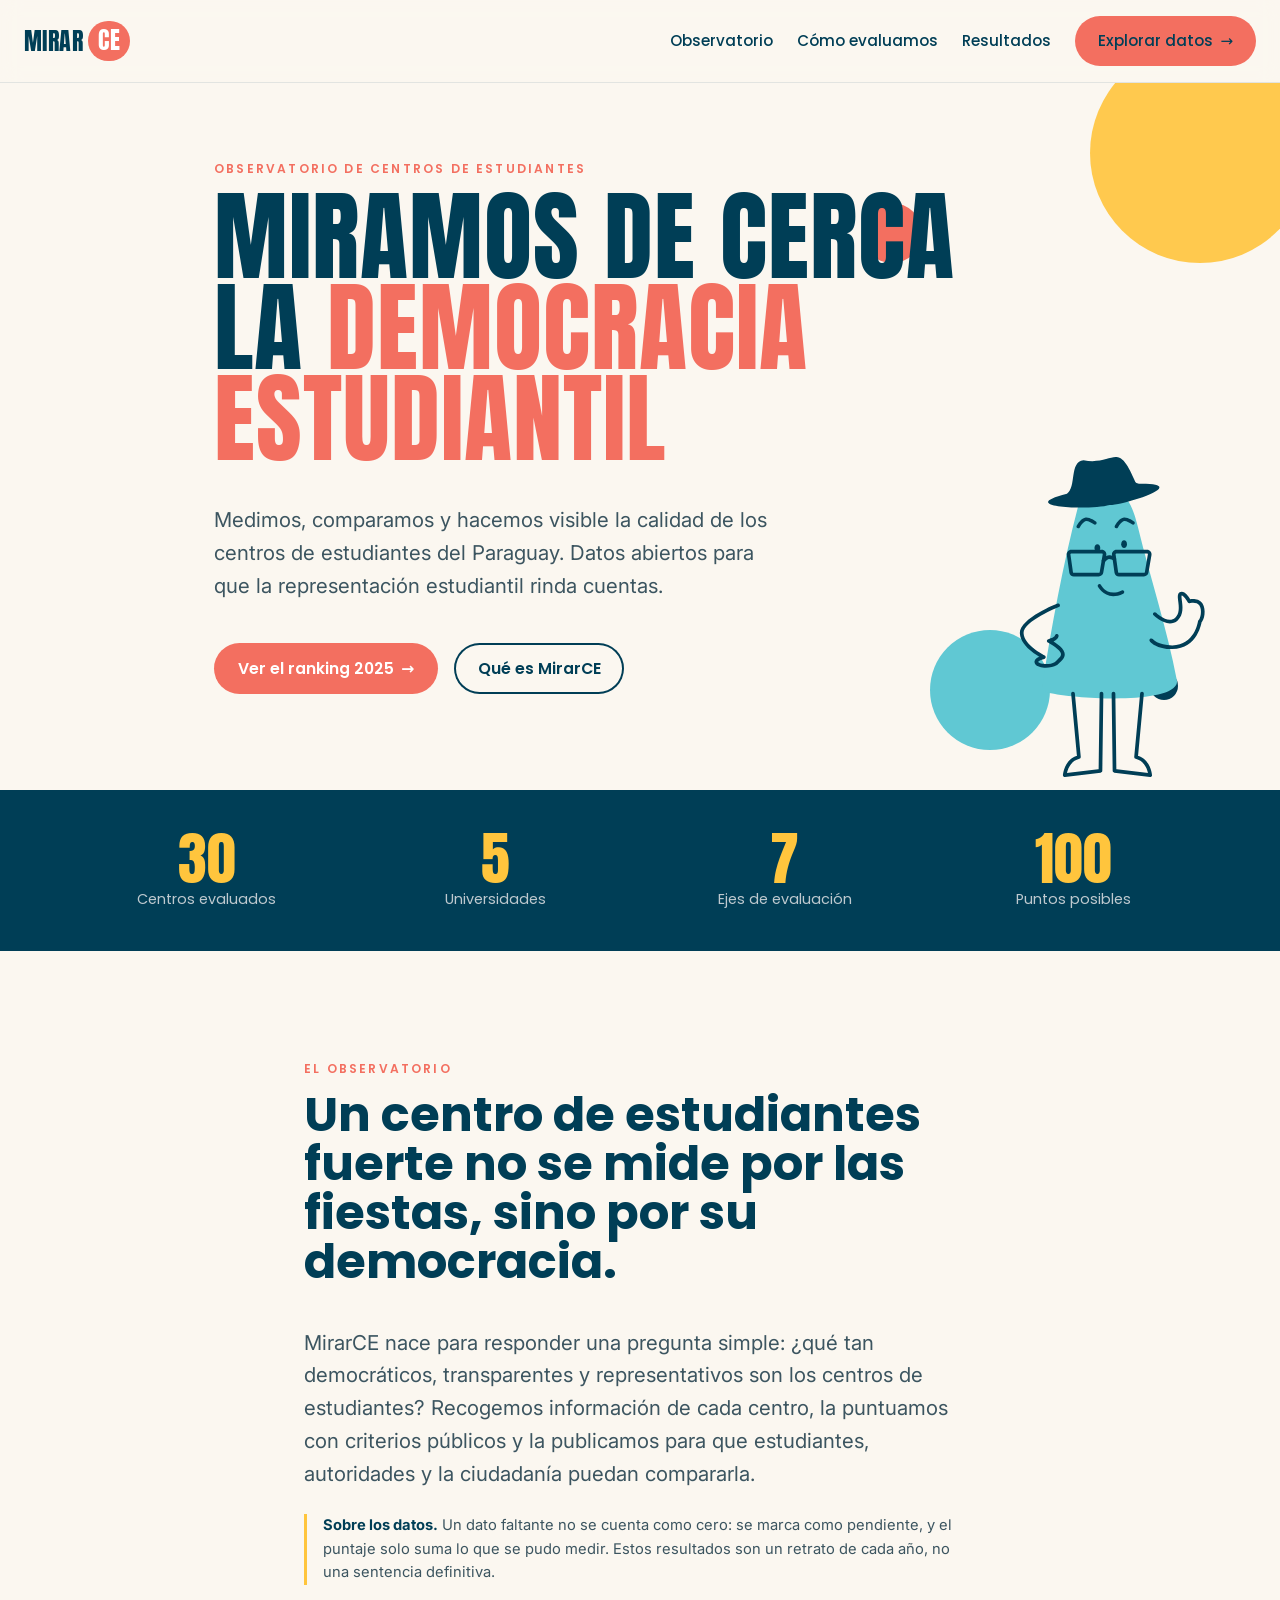
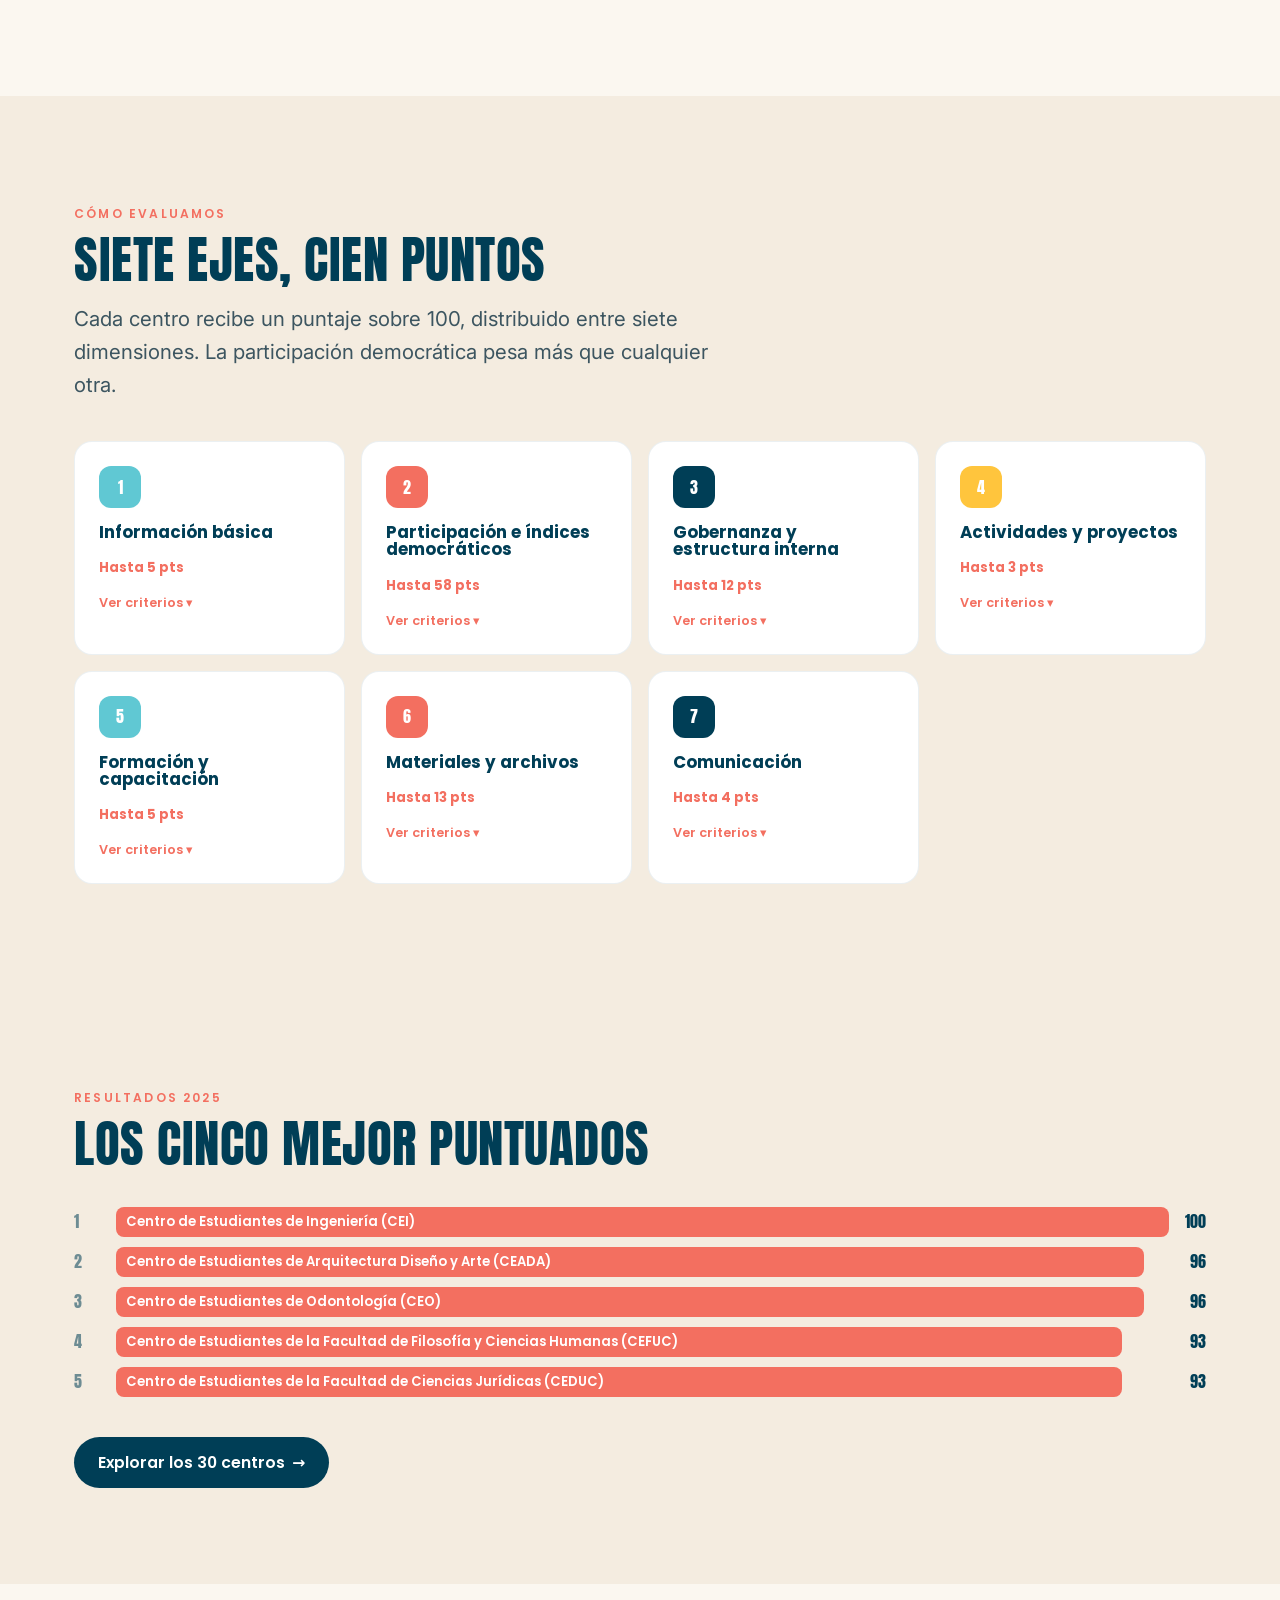
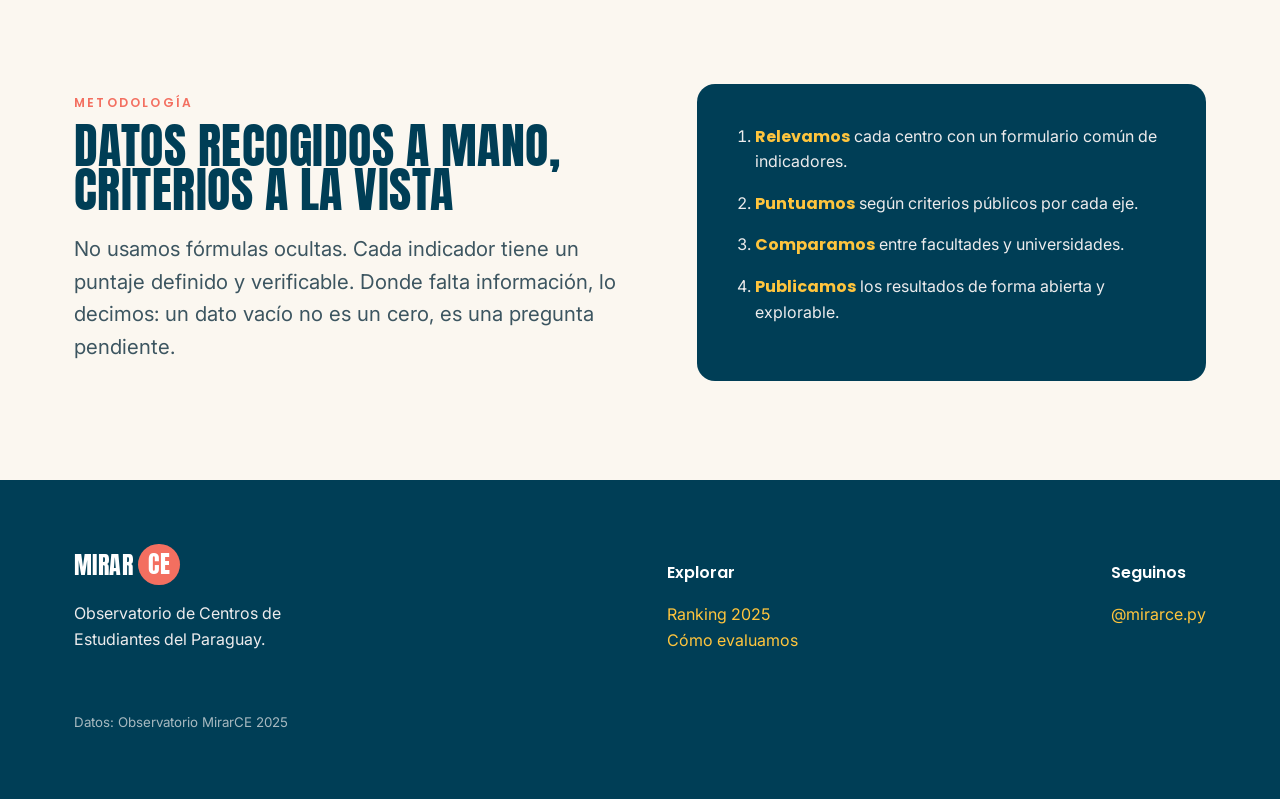
<file: index.html>
<!DOCTYPE html>
<html lang="es">
<head>
  <meta charset="UTF-8" />
  <meta name="viewport" content="width=device-width, initial-scale=1.0" />
  <title>MirarCE — Observatorio</title>
  <meta name="description" content="MirarCE observa de cerca la democracia estudiantil del Paraguay: medimos y comparamos la calidad de los centros de estudiantes." />
  <link rel="icon" href="favicon.ico" sizes="32x32">
  <link rel="icon" href="assets/favicon.svg" type="image/svg+xml">
  <link rel="apple-touch-icon" href="assets/apple-touch-icon.png">
  <meta name="theme-color" content="#003E56">
  <link rel="preconnect" href="https://fonts.googleapis.com">
  <link rel="preconnect" href="https://fonts.gstatic.com" crossorigin>
  <link href="https://fonts.googleapis.com/css2?family=Anton&family=Poppins:wght@500;600;700&family=Inter:wght@400;500;600&display=swap" rel="stylesheet">
  <link rel="stylesheet" href="css/styles.css">
  <link rel="stylesheet" href="css/mascota.css">
  <style>
    /* ----- Hero ----- */
    .hero { position: relative; overflow: hidden; padding-top: var(--s5); padding-bottom: var(--s6); }
    .hero__inner { position: relative; z-index: 2; max-width: 900px; }
    /* Mascota saludando en el hero */
    .hero__mascot { position: absolute; z-index: 2; right: 5%; bottom: 0; width: clamp(150px, 16vw, 220px); pointer-events: none; }
    @media (max-width: 1040px) { .hero__mascot { display: none; } }
    .hero h1 { font-size: clamp(2.8rem, 8vw, 6.2rem); color: var(--navy); }
    .hero h1 .hl { color: var(--coral); }
    .hero .lead { max-width: 560px; margin-top: var(--s2); }
    .hero__cta { display: flex; gap: var(--s2); flex-wrap: wrap; margin-top: var(--s4); }
    .hero .d1 { width: 220px; height: 220px; background: var(--gold); top: -40px; right: -30px; opacity: .9; }
    .hero .d2 { width: 120px; height: 120px; background: var(--teal); bottom: 40px; right: 18%; }
    .hero .d3 { width: 60px; height: 60px; background: var(--coral); top: 120px; right: 28%; }
    .hero .d4 { width: 28px; height: 28px; background: var(--navy); bottom: 90px; right: 8%; }

    /* ----- Stats strip ----- */
    .stats { background: var(--navy); color: var(--cream); }
    .stats__grid { display: grid; grid-template-columns: repeat(4, 1fr); gap: var(--s3); text-align: center; }
    .stat .num { font-family: var(--display); font-size: clamp(2.4rem,5vw,3.6rem); color: var(--gold); line-height: 1; }
    .stat .lbl { font-family: var(--head); font-size: .9rem; color: color-mix(in srgb,var(--cream) 80%, transparent); }

    /* ----- Section heads ----- */
    .sec-head { max-width: 680px; margin-bottom: var(--s4); }
    .sec-head h2 { font-size: clamp(2rem, 4.5vw, 3.2rem); color: var(--navy); }

    /* ----- Ejes cards ----- */
    .ejes { display: grid; grid-template-columns: repeat(auto-fit, minmax(230px,1fr)); gap: var(--s2); }
    .eje-card {
      background: var(--white); border-radius: var(--radius); padding: var(--s3);
      border: 1px solid color-mix(in srgb,var(--navy) 8%, transparent);
      transition: transform .25s var(--ease), box-shadow .25s var(--ease);
    }
    .eje-card:hover { transform: translateY(-4px); box-shadow: var(--shadow); }
    .eje-card .tag { width: 42px; height: 42px; border-radius: 12px; display: grid; place-items: center; font-family: var(--display); color: var(--white); margin-bottom: var(--s2); }
    .eje-card h3 { font-family: var(--head); font-size: 1.05rem; color: var(--navy); }
    .eje-card p { font-size: .92rem; color: var(--ink-soft); margin: 0; }
    .eje-card .pts { font-family: var(--head); font-weight: 700; font-size: .82rem; color: var(--coral); margin-top: var(--s2); }
    .eje-toggle-btn { background: none; border: none; padding: 0; margin-top: var(--s2); font-family: var(--head); font-weight: 600; font-size: .8rem; color: var(--coral); cursor: pointer; display: flex; align-items: center; gap: .3em; }
    .eje-toggle-btn:hover { opacity: .75; }
    .eje-items { margin: var(--s1) 0 0; padding-left: 1.1em; font-size: .85rem; color: var(--ink-soft); line-height: 1.55; }
    .eje-items li { margin-bottom: 2px; }

    /* ----- Teaser ranking ----- */
    .teaser { background: var(--paper-2); }
    .mini-rank { display: flex; flex-direction: column; gap: 10px; margin-top: var(--s3); }
    .mini-row { display: grid; grid-template-columns: 26px 1fr auto; gap: var(--s2); align-items: center; }
    .mini-row .pos { font-family: var(--display); color: var(--navy); opacity: .55; }
    .mini-bar { height: 30px; border-radius: 8px; background: var(--coral); position: relative; display: flex; align-items: center; }
    .mini-bar span { color: var(--white); font-family: var(--head); font-weight: 600; font-size: .82rem; padding-left: 10px; white-space: nowrap; }
    .mini-row .score { font-family: var(--display); color: var(--navy); }

    /* ----- Method ----- */
    .method-grid { display: grid; grid-template-columns: 1.1fr 1fr; gap: var(--s5); align-items: center; }
    .method-card { background: var(--navy); color: var(--cream); border-radius: var(--radius); padding: var(--s4); }
    .method-card ol { padding-left: 1.1em; margin: 0; }
    .method-card li { margin-bottom: var(--s2); }
    .method-card li b { color: var(--gold); font-family: var(--head); }

    @media (max-width: 820px) {
      .stats__grid { grid-template-columns: repeat(2,1fr); gap: var(--s4); }
      .method-grid { grid-template-columns: 1fr; gap: var(--s3); }
    }
    @media (max-width: 720px) {
      .hero .d1, .hero .d2, .hero .d3, .hero .d4 { display: none; }
    }
  </style>
</head>
<body>

  <!-- NAV -->
  <nav class="nav">
    <a href="index.html" class="wordmark">Mirar<span class="ce">ce</span></a>
    <div class="nav__links">
      <a href="#observatorio">Observatorio</a>
      <a href="#ejes">Cómo evaluamos</a>
      <a href="#resultados">Resultados</a>
      <a class="btn btn--primary" href="explorador.html">Explorar datos <span class="arrow">→</span></a>
    </div>
  </nav>

  <!-- HERO -->
  <header class="hero">
    <span class="dot d1"></span><span class="dot d2"></span>
    <span class="dot d3"></span><span class="dot d4"></span>
    <img class="hero__mascot" src="assets/mascota.svg" alt="Mascota de MirarCE saludando">

    <div class="wrap hero__inner">
      <p class="eyebrow">Observatorio de Centros de Estudiantes</p>
      <h1 class="display">Miramos de cerca la <span class="hl">democracia estudiantil</span></h1>
      <p class="lead">Medimos, comparamos y hacemos visible la calidad de los centros de estudiantes del Paraguay. Datos abiertos para que la representación estudiantil rinda cuentas.</p>
      <div class="hero__cta">
        <a class="btn btn--primary" href="explorador.html">Ver el ranking 2025 <span class="arrow">→</span></a>
        <a class="btn btn--ghost" href="#observatorio">Qué es MirarCE</a>
      </div>
    </div>
  </header>

  <!-- STATS -->
  <section class="stats" style="padding-block: var(--s4);">
    <div class="wrap stats__grid">
      <div class="stat reveal"><div class="num">30</div><div class="lbl">Centros evaluados</div></div>
      <div class="stat reveal"><div class="num">5</div><div class="lbl">Universidades</div></div>
      <div class="stat reveal"><div class="num">7</div><div class="lbl">Ejes de evaluación</div></div>
      <div class="stat reveal"><div class="num">100</div><div class="lbl">Puntos posibles</div></div>
    </div>
  </section>

  <!-- OBSERVATORIO -->
  <section id="observatorio">
    <div class="wrap narrow reveal">
      <p class="eyebrow">El observatorio</p>
      <h2 class="sec-head" style="font-family:var(--head);font-weight:700;color:var(--navy);font-size:clamp(2rem,4.5vw,3rem);">Un centro de estudiantes fuerte no se mide por las fiestas, sino por su democracia.</h2>
      <p class="lead">MirarCE nace para responder una pregunta simple: ¿qué tan democráticos, transparentes y representativos son los centros de estudiantes? Recogemos información de cada centro, la puntuamos con criterios públicos y la publicamos para que estudiantes, autoridades y la ciudadanía puedan compararla.</p>
      <p style="font-size:.92rem;color:var(--ink-soft);margin-top:var(--s3);padding-left:var(--s2);border-left:3px solid var(--gold)"><b style="color:var(--navy)">Sobre los datos.</b> Un dato faltante no se cuenta como cero: se marca como pendiente, y el puntaje solo suma lo que se pudo medir. Estos resultados son un retrato de cada año, no una sentencia definitiva.</p>
    </div>
  </section>

  <!-- EJES -->
  <section id="ejes" style="background:var(--paper-2);">
    <div class="wrap">
      <div class="sec-head reveal">
        <p class="eyebrow">Cómo evaluamos</p>
        <h2 class="display">Siete ejes, cien puntos</h2>
        <p class="lead">Cada centro recibe un puntaje sobre 100, distribuido entre siete dimensiones. La participación democrática pesa más que cualquier otra.</p>
      </div>
      <div class="ejes reveal" id="ejes-grid"></div>
    </div>
  </section>

  <!-- RESULTADOS TEASER -->
  <section id="resultados" class="teaser">
    <div class="wrap">
      <div class="sec-head reveal">
        <p class="eyebrow">Resultados 2025</p>
        <h2 class="display">Los cinco mejor puntuados</h2>
      </div>
      <div class="mini-rank reveal" id="mini-rank"></div>
      <div style="margin-top:var(--s4)" class="reveal">
        <a class="btn btn--navy" href="explorador.html">Explorar los 30 centros <span class="arrow">→</span></a>
      </div>
    </div>
  </section>

  <!-- METODOLOGIA -->
  <section>
    <div class="wrap method-grid">
      <div class="reveal">
        <p class="eyebrow">Metodología</p>
        <h2 class="display" style="color:var(--navy);font-size:clamp(2rem,4.5vw,3rem)">Datos recogidos a mano, criterios a la vista</h2>
        <p class="lead">No usamos fórmulas ocultas. Cada indicador tiene un puntaje definido y verificable. Donde falta información, lo decimos: un dato vacío no es un cero, es una pregunta pendiente.</p>
      </div>
      <div class="method-card reveal">
        <ol>
          <li><b>Relevamos</b> cada centro con un formulario común de indicadores.</li>
          <li><b>Puntuamos</b> según criterios públicos por cada eje.</li>
          <li><b>Comparamos</b> entre facultades y universidades.</li>
          <li><b>Publicamos</b> los resultados de forma abierta y explorable.</li>
        </ol>
      </div>
    </div>
  </section>

  <!-- FOOTER -->
  <footer class="footer">
    <div class="wrap footer__grid">
      <div>
        <a href="index.html" class="wordmark">Mirar<span class="ce">ce</span></a>
        <p style="max-width:280px;margin-top:var(--s2)">Observatorio de Centros de Estudiantes del Paraguay.</p>
      </div>
      <div>
        <p style="font-family:var(--head);font-weight:600;color:var(--white)">Explorar</p>
        <p><a href="explorador.html">Ranking 2025</a><br><a href="#ejes">Cómo evaluamos</a></p>
      </div>
      <div>
        <p style="font-family:var(--head);font-weight:600;color:var(--white)">Seguinos</p>
        <p><a href="https://www.instagram.com/mirarce.py/" target="_blank" rel="noopener">@mirarce.py</a></p>
      </div>
    </div>
    <div class="wrap" style="margin-top:var(--s4)"><small>Datos: Observatorio MirarCE 2025</small></div>
  </footer>

  <script src="js/data-years.js"></script>
  <script>
    // Ejes cards
    (function(){
      const d = window.MIRARCE_YEARS['2025'];
      const colors = ['var(--teal)','var(--coral)','var(--navy)','var(--gold)','var(--teal)','var(--coral)','var(--navy)'];
      const grid = document.getElementById('ejes-grid');
      const EJE_CRITERIOS = [
        // 1. Información básica
        ['¿Tiene un centro de estudiantes activo?'],
        // 2. Participación e índices democráticos
        ['¿Qué porcentaje de estudiantes participó en las últimas elecciones?',
         '¿Compitió más de una lista?',
         '¿Tiene un calendario electoral?',
         '¿El centro integra miembros de más de un movimiento?',
         '¿El Tribunal Electoral Interno incluye más de una lista?',
         '¿Promueve la participación mediante asambleas o consejos de delegados?',
         '¿Publica un pre padrón electoral?',
         '¿El calendario tiene al menos 30 días hábiles?',
         '¿Hay veedores de ambos movimientos el día de las elecciones?',
         '¿Tiene comisión directiva electa en proceso único?',
         '¿El pre padrón se publica al menos 30 días antes del sufragio?',
         '¿Tiene representantes de todas las carreras de la facultad?',
         '¿Colabora en procesos de evaluación externa?'],
        // 3. Gobernanza y estructura interna
        ['¿Tiene normativas y estatutos internos?',
         '¿Gestiona sus recursos con transparencia y rendición de cuentas?',
         '¿Cuenta con personería jurídica o RUC actualizado?'],
        // 4. Actividades y proyectos
        ['¿Colabora con otras instituciones o redes de centros de estudiantes?'],
        // 5. Formación y capacitación
        ['¿Pertenece a alguna organización mayor o red de centros de estudiantes?'],
        // 6. Materiales y archivos
        ['¿Tiene material de archivo accesible (actas, informes, fotos, videos)?',
         '¿Cuenta con un libro de actas actualizado?',
         '¿Usa plataformas digitales para organización y comunicación interna?'],
        // 7. Comunicación
        ['¿Usa redes sociales para comunicar su gestión?']
      ];
      d.ejes.forEach((name,i)=>{
        const el = document.createElement('div');
        el.className = 'eje-card';
        const items = EJE_CRITERIOS[i] || [];
        const listHtml = items.length
          ? `<ul class="eje-items" hidden>${items.map(c=>`<li>${c}</li>`).join('')}</ul>`
          : `<ul class="eje-items" hidden><li style="font-style:italic;opacity:.6">Criterios próximamente</li></ul>`;
        el.innerHTML = `<div class="tag" style="background:${colors[i]}">${i+1}</div>
          <h3>${name}</h3>
          <p class="pts">Hasta ${d.eje_max[i]} pts</p>
          ${listHtml}
          <button class="eje-toggle-btn" aria-expanded="false">Ver criterios ▾</button>`;
        el.querySelector('.eje-toggle-btn').addEventListener('click', () => {
          const list = el.querySelector('.eje-items');
          const btn = el.querySelector('.eje-toggle-btn');
          const open = list.hasAttribute('hidden');
          if (open) { list.removeAttribute('hidden'); btn.textContent = 'Ocultar ▴'; btn.setAttribute('aria-expanded','true'); }
          else { list.setAttribute('hidden',''); btn.textContent = 'Ver criterios ▾'; btn.setAttribute('aria-expanded','false'); }
        });
        grid.appendChild(el);
      });
      // Mini ranking (top 5)
      const top = [...d.centros].sort((a,b)=>b.total-a.total).slice(0,5);
      const max = top[0].total;
      const mr = document.getElementById('mini-rank');
      top.forEach((c,i)=>{
        const row = document.createElement('div');
        row.className = 'mini-row';
        const label = c.ce && c.ce.length ? c.ce : c.facultad;
        row.innerHTML = `<div class="pos">${i+1}</div>
          <div class="mini-bar" style="width:${30+ (c.total/max)*70}%"><span>${label}</span></div>
          <div class="score">${c.total}</div>`;
        mr.appendChild(row);
      });
    })();

    // Reveal on scroll
    const io = new IntersectionObserver((entries)=>{
      entries.forEach(e=>{ if(e.isIntersecting){ e.target.classList.add('in'); io.unobserve(e.target);} });
    }, {threshold:.15});
    document.querySelectorAll('.reveal').forEach(el=>io.observe(el));
  </script>
</body>
</html>
</file>
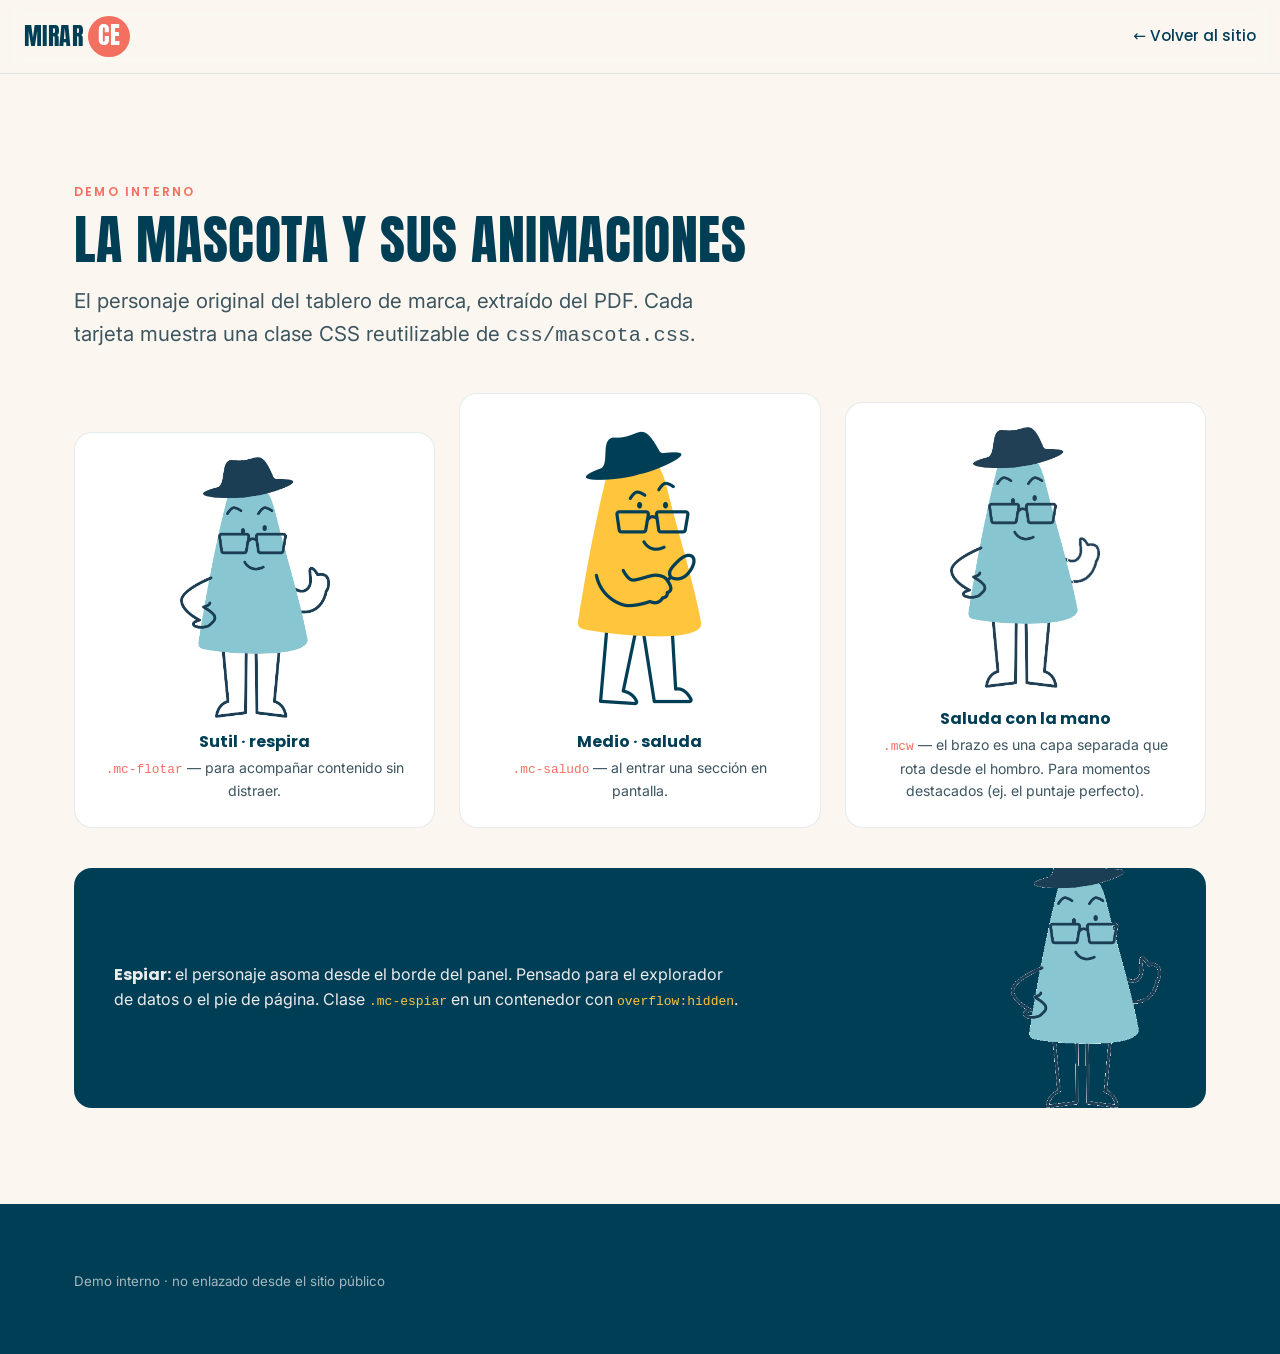
<file: mascota.html>
<!DOCTYPE html>
<html lang="es">
<head>
  <meta charset="UTF-8" />
  <meta name="viewport" content="width=device-width, initial-scale=1.0" />
  <title>MirarCE — Mascota (demo de animaciones)</title>
  <link rel="icon" href="favicon.ico" sizes="32x32">
  <link rel="icon" href="assets/favicon.svg" type="image/svg+xml">
  <link rel="apple-touch-icon" href="assets/apple-touch-icon.png">
  <meta name="theme-color" content="#003E56">
  <link rel="preconnect" href="https://fonts.googleapis.com">
  <link rel="preconnect" href="https://fonts.gstatic.com" crossorigin>
  <link href="https://fonts.googleapis.com/css2?family=Anton&family=Poppins:wght@500;600;700&family=Inter:wght@400;500;600&display=swap" rel="stylesheet">
  <link rel="stylesheet" href="css/styles.css">
  <link rel="stylesheet" href="css/mascota.css">
  <style>
    .demo-grid { display: grid; grid-template-columns: repeat(auto-fit, minmax(220px, 1fr)); gap: var(--s3); align-items: end; }
    .demo-card { background: var(--white); border: 1px solid color-mix(in srgb, var(--navy) 10%, transparent); border-radius: var(--radius); padding: var(--s3); text-align: center; }
    .demo-card .mc { margin: 0 auto var(--s2); }
    .demo-card h3 { font-family: var(--head); color: var(--navy); font-size: 1rem; }
    .demo-card p { font-size: .88rem; color: var(--ink-soft); margin: 0; }
    .demo-card code { font-size: .8rem; color: var(--coral); }
    .peek-box { position: relative; overflow: hidden; background: var(--navy); border-radius: var(--radius); min-height: 240px; display: flex; align-items: center; padding: var(--s4); }
    .peek-box p { color: var(--cream); max-width: 60%; }
  </style>
</head>
<body>
  <nav class="nav">
    <a href="index.html" class="wordmark">Mirar<span class="ce">ce</span></a>
    <div class="nav__links"><a href="index.html">← Volver al sitio</a></div>
  </nav>

  <section>
    <div class="wrap">
      <p class="eyebrow">Demo interno</p>
      <h1 class="display" style="color:var(--navy);font-size:clamp(2rem,5vw,3.4rem)">La mascota y sus animaciones</h1>
      <p class="lead" style="max-width:640px">El personaje original del tablero de marca, extraído del PDF. Cada tarjeta muestra una clase CSS reutilizable de <code>css/mascota.css</code>.</p>

      <div class="demo-grid" style="margin-top:var(--s4)">
        <div class="demo-card">
          <img src="assets/personaje-teal.png" class="mc mc--md mc-flotar" alt="Personaje teal flotando">
          <h3>Sutil · respira</h3>
          <p><code>.mc-flotar</code> — para acompañar contenido sin distraer.</p>
        </div>
        <div class="demo-card">
          <img src="assets/personaje-gold.png" class="mc mc--md mc-saludo" alt="Personaje dorado con lupa saludando">
          <h3>Medio · saluda</h3>
          <p><code>.mc-saludo</code> — al entrar una sección en pantalla.</p>
        </div>
        <div class="demo-card">
          <div class="mcw mc--md" style="margin:0 auto var(--s2)">
            <img class="mcw__cuerpo" src="assets/personaje-teal-cuerpo.png" alt="Mascota MirarCE saludando con la mano">
            <img class="mcw__brazo" src="assets/personaje-teal-brazo.png" alt="" aria-hidden="true">
          </div>
          <h3>Saluda con la mano</h3>
          <p><code>.mcw</code> — el brazo es una capa separada que rota desde el hombro. Para momentos destacados (ej. el puntaje perfecto).</p>
        </div>
      </div>

      <div class="peek-box" style="margin-top:var(--s4)">
        <p><b style="font-family:var(--head)">Espiar:</b> el personaje asoma desde el borde del panel. Pensado para el explorador de datos o el pie de página. Clase <code style="color:var(--gold)">.mc-espiar</code> en un contenedor con <code style="color:var(--gold)">overflow:hidden</code>.</p>
        <img src="assets/personaje-teal.png" class="mc mc--md mc-espiar" alt="Personaje asomando desde el borde">
      </div>
    </div>
  </section>

  <footer class="footer">
    <div class="wrap"><small>Demo interno · no enlazado desde el sitio público</small></div>
  </footer>
</body>
</html>
</file>
<file: css/styles.css>
/* ===========================================================
   MirarCE — Sistema de diseño
   Observatorio de Centros de Estudiantes
   =========================================================== */

:root {
  /* Marca */
  --coral:  #F36F60;
  --gold:   #FFC53D;
  --teal:   #60C8D3;
  --navy:   #003E56;
  --cream:  #EDECED;
  --white:  #FFFFFF;
  --ink:    #10242E;
  --ink-soft: #3c5560;

  /* Fondo editorial cálido (referencia chartosaur) */
  --paper:  #FBF7F0;
  --paper-2:#F4ECE0;

  /* Tipografía */
  --display: 'Anton', Impact, sans-serif;
  --head: 'Poppins', system-ui, sans-serif;
  --body: 'Inter', system-ui, sans-serif;

  /* Escala de espaciado */
  --s1: .5rem;  --s2: 1rem;  --s3: 1.5rem;  --s4: 2.5rem;
  --s5: 4rem;   --s6: 6rem;  --s7: 9rem;

  --maxw: 1180px;
  --radius: 18px;
  --shadow: 0 18px 50px -24px rgba(0,62,86,.45);
  --ease: cubic-bezier(.22,.61,.36,1);
}

* { box-sizing: border-box; }
html { scroll-behavior: smooth; }
body {
  margin: 0;
  font-family: var(--body);
  color: var(--ink);
  background: var(--paper);
  line-height: 1.6;
  -webkit-font-smoothing: antialiased;
  overflow-x: hidden;
}
img { max-width: 100%; display: block; }
a { color: inherit; }

/* ---------- Tipografía ---------- */
h1,h2,h3 { margin: 0 0 .4em; line-height: 1.02; }
.display {
  font-family: var(--display);
  text-transform: uppercase;
  letter-spacing: .01em;
  line-height: .92;
  font-weight: 400;
}
.eyebrow {
  font-family: var(--head);
  font-weight: 600;
  text-transform: uppercase;
  letter-spacing: .18em;
  font-size: .76rem;
  color: var(--coral);
}
.lead { font-size: clamp(1.05rem, 1.6vw, 1.3rem); color: var(--ink-soft); }

/* ---------- Layout ---------- */
.wrap { max-width: var(--maxw); margin-inline: auto; padding-inline: var(--s3); }
.narrow { max-width: 720px; }
section { padding-block: var(--s6); }

/* ---------- Wordmark ---------- */
.wordmark {
  font-family: var(--display);
  text-transform: uppercase;
  font-size: 1.5rem;
  letter-spacing: .02em;
  color: var(--navy);
  text-decoration: none;
  display: inline-flex;
  align-items: center;
  gap: .05em;
}
.wordmark .ce {
  color: var(--white);
  background: var(--coral);
  border-radius: 999px;
  padding: .02em .42em .08em;
  margin-left: .15em;
}

/* ---------- Nav ---------- */
.nav {
  position: sticky; top: 0; z-index: 50;
  display: flex; align-items: center; justify-content: space-between;
  padding: var(--s2) var(--s3);
  background: color-mix(in srgb, var(--paper) 88%, transparent);
  backdrop-filter: blur(10px);
  border-bottom: 1px solid color-mix(in srgb, var(--navy) 10%, transparent);
}
.nav__links { display: flex; gap: var(--s3); align-items: center; }
.nav__links a {
  font-family: var(--head); font-weight: 500; font-size: .95rem;
  text-decoration: none; color: var(--navy);
}
.nav__links a:hover { color: var(--coral); }
@media (max-width: 720px) {
  .nav { padding: var(--s1) var(--s2); }
  .nav__links a:not(.btn) { display: none; }
  .nav__links .btn { font-size: .85rem; padding: .65em 1.1em; }
}

/* ---------- Botones ---------- */
.btn {
  display: inline-flex; align-items: center; gap: .5em;
  font-family: var(--head); font-weight: 600; font-size: .98rem;
  text-decoration: none; cursor: pointer; border: none;
  padding: .85em 1.5em; border-radius: 999px;
  transition: transform .2s var(--ease), box-shadow .2s var(--ease), background .2s;
}
.btn--primary { background: var(--coral); color: var(--white); }
.btn--primary:hover { transform: translateY(-2px); box-shadow: 0 12px 28px -12px var(--coral); }
.btn--navy { background: var(--navy); color: var(--white); }
.btn--navy:hover { transform: translateY(-2px); box-shadow: 0 12px 28px -12px var(--navy); }
.btn--ghost { background: transparent; color: var(--navy); box-shadow: inset 0 0 0 2px var(--navy); }
.btn--ghost:hover { background: var(--navy); color: var(--white); }
.btn .arrow { transition: transform .2s var(--ease); }
.btn:hover .arrow { transform: translateX(4px); }

/* ---------- Texturas / dots ---------- */
.dot { position: absolute; border-radius: 999px; z-index: 0; }

/* ---------- Reveal on scroll ---------- */
.reveal { opacity: 0; transform: translateY(28px); transition: opacity .7s var(--ease), transform .7s var(--ease); }
.reveal.in { opacity: 1; transform: none; }
@media (prefers-reduced-motion: reduce) {
  .reveal { opacity: 1; transform: none; transition: none; }
  html { scroll-behavior: auto; }
}

/* ---------- Footer ---------- */
.footer { background: var(--navy); color: var(--cream); padding-block: var(--s5); }
.footer a { color: var(--gold); text-decoration: none; }
.footer a:hover { text-decoration: underline; }
.footer__grid { display: flex; flex-wrap: wrap; gap: var(--s4); justify-content: space-between; align-items: flex-start; }
.footer .wordmark { color: var(--white); }
.footer small { color: color-mix(in srgb, var(--cream) 70%, transparent); }
</file>
<file: css/mascota.css>
/* ===========================================================
   MirarCE — Mascota (personaje triángulo)
   Assets: assets/personaje-teal.png / -gold.png / -coral.png
   Uso: <img src="assets/personaje-teal.png" class="mc mc-flotar" alt="">
   =========================================================== */

.mc { display: block; height: auto; }

/* Tamaños */
.mc--sm { width: 90px; }
.mc--md { width: 150px; }
.mc--lg { width: 220px; }

/* Nivel 1 · Sutil: respira */
@keyframes mc-flotar {
  0%, 100% { transform: translateY(0); }
  50%      { transform: translateY(-7px); }
}
.mc-flotar { animation: mc-flotar 3.4s ease-in-out infinite; }

/* Nivel 2 · Medio: se balancea como saludando */
@keyframes mc-saludo {
  0%, 100% { transform: rotate(0) translateY(0); }
  25%      { transform: rotate(-4deg) translateY(-4px); }
  75%      { transform: rotate(3deg) translateY(-2px); }
}
.mc-saludo { animation: mc-saludo 2.6s ease-in-out infinite; transform-origin: 50% 90%; }

/* Saludo real con la mano (solo teal, requiere dos capas)
   Markup:
   <div class="mcw mc--md">
     <img class="mcw__cuerpo" src="assets/personaje-teal-cuerpo.png" alt="Mascota MirarCE">
     <img class="mcw__brazo" src="assets/personaje-teal-brazo.png" alt="" aria-hidden="true">
   </div>
   Los porcentajes vienen de la posición exacta del brazo en el sprite
   original (274x476): no cambiarlos sin regenerar las capas. */
.mcw { position: relative; display: inline-block; }
.mcw__cuerpo { width: 100%; display: block; height: auto; }
.mcw__brazo {
  position: absolute;
  left: 67.52%; top: 37.39%; width: 32.48%;
  transform-origin: 25.8% 69.6%;
  animation: mc-ola 4.4s ease-in-out infinite;
}
@keyframes mc-ola {
  0%, 10%   { transform: rotate(0); }
  18%       { transform: rotate(-12deg); }
  26%       { transform: rotate(5deg); }
  34%       { transform: rotate(-10deg); }
  42%       { transform: rotate(7deg); }
  52%, 100% { transform: rotate(0); }
}

/* Espiar: asoma desde el borde del contenedor (contenedor necesita
   position:relative y overflow:hidden) */
@keyframes mc-espiar {
  0%, 15%  { transform: translateY(105%) rotate(0); }
  35%, 80% { transform: translateY(18%) rotate(-5deg); }
  100%     { transform: translateY(105%); }
}
.mc-espiar {
  position: absolute; bottom: 0; right: 4%;
  animation: mc-espiar 7s ease-in-out infinite;
}

/* Entrada al hacer scroll (combinar con IntersectionObserver
   que agregue la clase .in) */
.mc-entrada { opacity: 0; transform: translateY(40px) scale(.9); transition: opacity .7s var(--ease, ease), transform .7s var(--ease, ease); }
.mc-entrada.in { opacity: 1; transform: none; }

@media (prefers-reduced-motion: reduce) {
  .mc-flotar, .mc-saludo, .mc-espiar, .mcw__brazo { animation: none; }
  .mc-espiar { transform: translateY(18%); }
  .mc-entrada { opacity: 1; transform: none; transition: none; }
}
</file>
